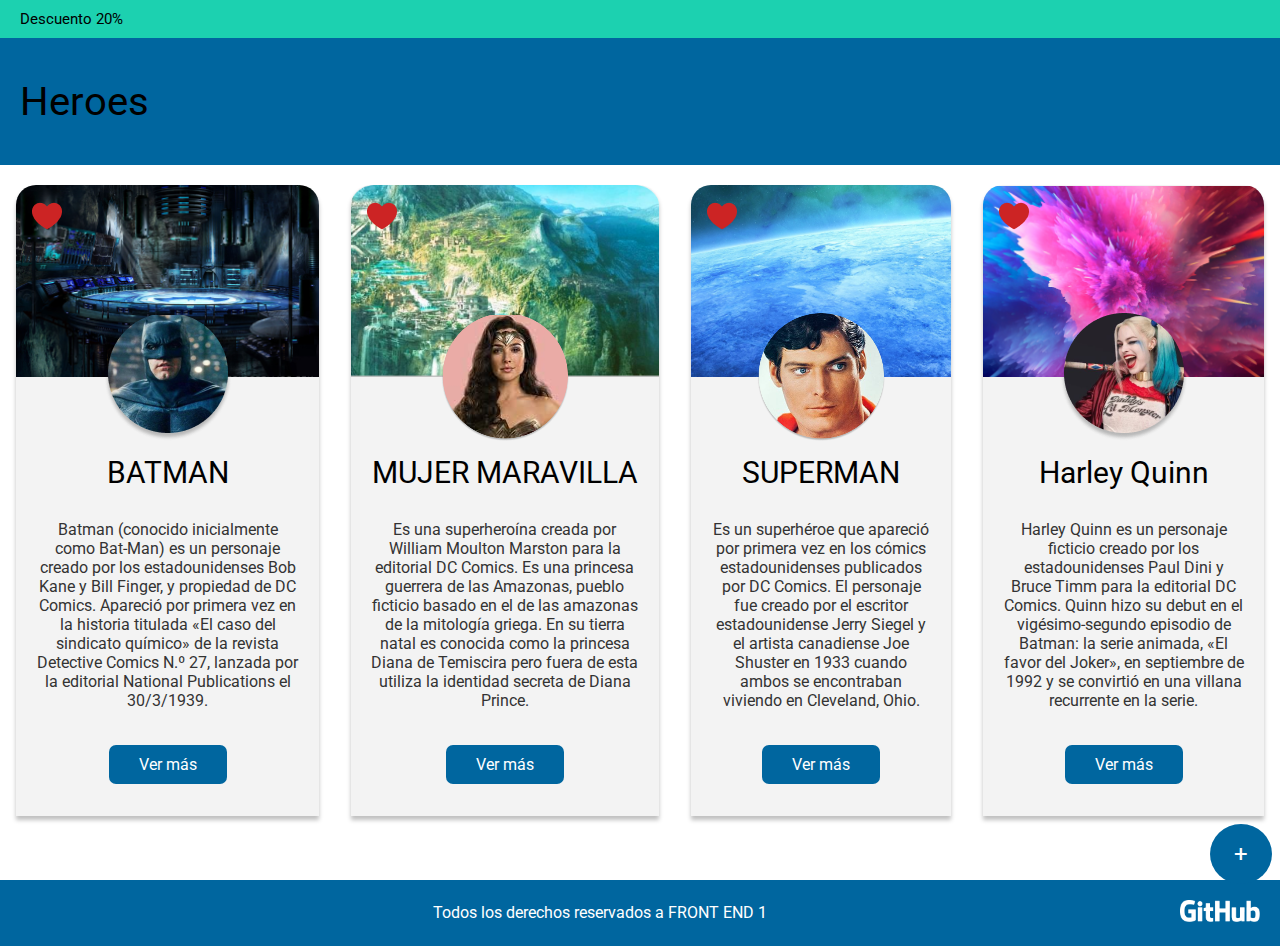
<file: index.html>
<!DOCTYPE html>
<html lang="es">

<head>
    <meta charset="UTF-8">
    <meta http-equiv="X-UA-Compatible" content="IE=edge">
    <meta name="viewport" content="width=device-width, initial-scale=1.0">
    <link rel="stylesheet" href="css/styles.css">
    <title>Clase 14 - Héroes Responsive</title>
</head>

<body>
    <header>
        <div class="descuento">Descuento 20%</div>
    </header>
    <nav class="nav-bar">
        <h1 class="title">Heroes</h1>
    </nav>
    <main>
        <section>
            <div class="cards-container">
                <article class="movie">
                    <div>
                        <div class="movie-img batman">
                            <img class="corazon" src="img/corazon.png" alt="icono-corazon">
                        </div>
                        <img class="picture-circule" src="img/batman.png" alt="foto-batman">
                        <div class="description-conteiner">
                            <h2 class="sub-title">BATMAN</h2>
                            <p class="description">Batman (conocido inicialmente como Bat-Man) es un personaje creado
                                por los estadounidenses Bob Kane y Bill Finger, y propiedad de DC Comics. Apareció por
                                primera vez en la historia titulada «El caso del sindicato químico» de la revista
                                Detective Comics N.º 27, lanzada por la editorial National Publications el 30/3/1939.
                            </p>

                        </div>
                    </div>
                    <div><a class="ver-mas" href="">Ver más</a></div>
                </article>
                <article class="movie">
                    <div>
                        <div class="movie-img maravilla">
                            <img class="corazon" src="img/corazon.png" alt="icono-corazon">
                        </div>
                        <img class="picture-circule" src="img/maravilla.png" alt="foto-batman">
                        <div class="description-conteiner">
                            <h2 class="sub-title">MUJER MARAVILLA</h2>
                            <p class="description">Es una superheroína creada por William Moulton Marston para la
                                editorial
                                DC Comics. Es una princesa guerrera de las Amazonas, pueblo ficticio basado en el de las
                                amazonas de la mitología griega. En su tierra natal es conocida como la princesa Diana
                                de
                                Temiscira pero fuera de esta utiliza la identidad secreta de Diana Prince.
                            </p>

                        </div>
                    </div>
                    <div><a class="ver-mas" href="">Ver más</a>
                    </div>
                </article>
                <article class="movie">
                    <div>
                        <div class="movie-img superman">
                            <img class="corazon" src="img/corazon.png" alt="icono-corazon">
                        </div>
                        <img class="picture-circule" src="img/superman.png" alt="foto-batman">
                        <div class="description-conteiner">
                            <h2 class="sub-title">SUPERMAN</h2>
                            <p class="description">Es un superhéroe que apareció por primera vez en los cómics
                                estadounidenses publicados por DC Comics. ​
                                El personaje fue creado por el escritor estadounidense Jerry Siegel y el artista
                                canadiense Joe Shuster en 1933 cuando ambos se encontraban viviendo en Cleveland, Ohio.
                            </p>

                        </div>
                    </div>
                    <div><a class="ver-mas" href="">Ver más</a></div>
                </article>
                <article class="movie">
                    <div>
                        <div class="movie-img girl">
                            <img class="corazon" src="img/corazon.png" alt="icono-corazon">
                        </div>
                        <img class="picture-circule" src="img/girl.png" alt="foto-batman">
                        <div class="description-conteiner">
                            <h2 class="sub-title">Harley Quinn</h2>
                            <p class="description">Harley Quinn es un personaje ficticio creado por los estadounidenses
                                Paul Dini y Bruce Timm para la editorial DC Comics. Quinn hizo su debut en el
                                vigésimo-segundo episodio de Batman: la serie animada, «El favor del Joker», en
                                septiembre de 1992 y se convirtió en una villana recurrente en la serie.
                            </p>

                        </div>
                    </div>
                    <div><a class="ver-mas" href="">Ver más</a></div>
                </article>
            </div>
        </section>
        <footer>
            <div class="footer-container">
                <div class="footer-text">
                    <p>Todos los derechos reservados a FRONT END 1</p>
                    </pTodos>
                </div>
                <div class="logo-footer-container">
                    <img src="img/logo-github.png" alt="Logo GitHub">
                </div>
            </div>
        </footer>
        <a class="button-add" href="add-hero.html">+</a>
    </main>
</body>

</html>
</file>
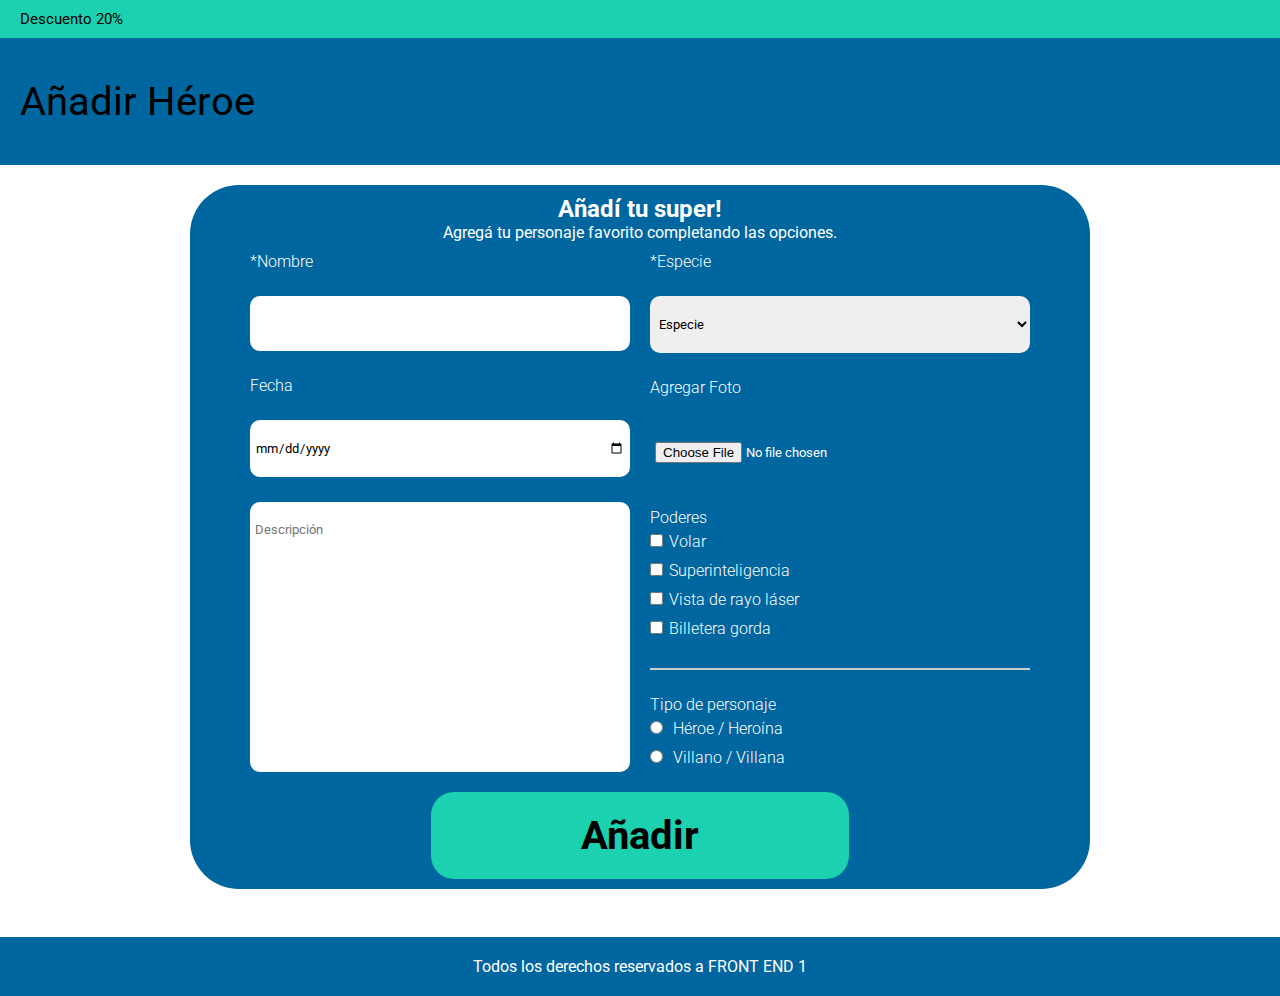
<file: add-hero.html>
<!DOCTYPE html>
<html lang="es">

<head>
    <meta charset="UTF-8">
    <meta http-equiv="X-UA-Compatible" content="IE=edge">
    <meta name="viewport" content="width=device-width, initial-scale=1.0">
    <link rel="stylesheet" href="css/styles.css">
    <title>Clase 17 - Añadir Héroe + pseudoselector</title>
</head>

<body>
    <header>
        <div class="descuento">Descuento 20%</div>
    </header>
    <nav class="nav-bar">
        <h1 class="title">Añadir Héroe</h1>
    </nav>
    <main>
        <section>
            <div class="add-container">
                <h2>Añadí tu super!</h2>
                <p>Agregá tu personaje favorito completando las opciones.</p>
                <form>
                    <div class="form-container">
                        <div class="form-column">
                            <label for="nombre">*Nombre</label>
                            <input type="text" name="nombre" id="nombre" required>
                            <label for="fecha">Fecha</label>
                            <input type="date" name="fecha" id="fecha" required>
                            <textarea name="descripcion" id="descripcion" placeholder="Descripción" required></textarea>
                        </div>
                        <div class="form-column">
                            <label for="especie">*Especie</label>
                            <select name="especie" id="especie" required>
                                <option value="">Especie</option>
                                <option value="piedra">Piedra</option>
                                <option value="fuego">Fuego</option>
                                <option value="aire">Aire</option>
                                <option value="corazón">Corazón</option>
                            </select>
                            <label for="foto">Agregar Foto</label>
                            <input type="file" name="archivo">
                            <div class="poderes-container">
                                <label for="poder">Poderes</label>
                                <label for="volar" class="block espaciado">
                                    <input class="separate" type="checkbox" name="poder" id="volar">Volar
                                </label>
                                <label for="superinteligencia" class="block espaciado">
                                    <input class="separate" type="checkbox" name="poder" id="superinteligencia">Superinteligencia
                                </label>
                                <label for="laser" class="block espaciado">
                                    <input class="separate" type="checkbox" name="poder" id="laser">Vista de rayo láser
                                </label>
                                <label for="billetera" class="block espaciado">
                                    <input class="separate" type="checkbox" name="poder" id="billetera">Billetera gorda
                                </label>
                            </div>
                            <hr>
                            <div class="tipo-heroe-containar">
                                <label for="personaje">Tipo de personaje</label>
                                <label for="heroe" class="block espaciado"> 
                                    <input class="separate" type="radio" name="tipo" id="heroe"> Héroe / Heroína
                                </label>
                                <label for="villano" class="block espaciado">
                                    <input class="separate" type="radio" name="tipo" id="villano"> Villano / Villana
                                </label>
                            </div>
                        </div>
                    </div>
                    <div class="actions-container">
                        <button class="btn-add">Añadir</button>
                    </div>
                </form>
            </div>
        </section>
        <footer>
            <div class="footer-container">
                <div class="footer-text">
                    <p>Todos los derechos reservados a FRONT END 1</p>
                    </p>
                </div>
            </div>
        </footer>
    </main>
</body>

</html>
</file>
<file: css/styles.css>
@import url('https://fonts.googleapis.com/css2?family=Roboto:wght@300;400;700;900&display=swap');

* {
    box-sizing: border-box;
    margin: 0;
    padding: 0;
    font-family: 'Roboto', sans-serif;
    border: 0;
}

.descuento {
    background-color: #1CD1B0;
    color: #000;
    padding: 10px 20px;
    font-weight: 400;
    font-size: 15px;
}

.nav-bar {
    position: sticky;
    top: 0;
    z-index: 999;
}

.title {
    background-color: #00669F;
    padding: 40px 20px;
    font-size: 40px;
    font-weight: 400;
}

.cards-container {
    display: flex;
    justify-content: space-evenly;
}

.movie {
    /*display: inline-block;*/
    box-shadow: 0px 4px 4px rgba(0, 0, 0, 0.25);
    margin: 1rem;
    border-radius: 20px 20px 0 0;
    position: relative;
    margin-top: 20px;
    text-align: center;
    background-color: #F3F3F3;
    display: flex;
    flex-direction: column;
    justify-content: space-between;

}

.movie-img {
    width: 100%;
    height: 12rem;
    position: absolute;
    border-radius: 20px 20px 0 0;
    background-size: cover;
    background-position: center center;
}

.picture-circule {
    /*position: absolute;
    top: 100%;
    left: 25%; */
    margin-top: 8rem;
    display: inline-block;
    position: relative;
}

.batman {
    background-image: url('../img/baticueva.png');
}

.girl {
    background-image: url('../img/sky.png');
}

.maravilla {
    background-image: url('../img/fondo-maravilla.png');
}

.superman {
    background-image: url('../img/fondo-superman.png');
}

.corazon {
    position: absolute;
    top: 1rem;
    left: 1rem;
}


.description-conteiner {
    padding: 10px 20px 5px;
    text-align: center;
}

.sub-title {
    /* margin: 70px 0 20px 0;
    text-align: center; */
    font-weight: 400;
    font-size: 30px;
    color: #000;
}

.description {
    font-weight: 400;
    font-size: 16px;
    text-align: center;
    color: #333;
    margin: 30px 0;
}

.ver-mas {
    text-decoration: none;
    color: #fff;
    background-color: #00669F;
    padding: 10px 30px;
    border-radius: 7px;
    display: inline-block;
    margin-bottom: 2rem;
}

.footer-container {
    display: flex;
    justify-content: flex-end;
    align-items: center;
    color: #fff;
    font-weight: 400;
    font-size: 16px;
    padding: 20px 20px;
    background-color: #00669F;
    margin-top: 3rem;
}

.footer-text {
    flex-grow: 1;
    text-align: center;
}

.logo-footer-container {
    width: 5rem;

}

.logo-footer-container img {
    width: 100%;
}

.button-add {
    position: fixed;
    bottom: 1rem;
    right: 0.5rem;
    background-color: #00669F;
    font-size: 1.5rem;
    font-weight: 400;
    padding: 1rem 1.5rem;
    color: #fff;
    border-radius: 50%;
    /* display: none; */
    text-decoration: none;
}
.button-add:hover{
    background-color: #001D2D;
}


/* FORMULARIO AGREGAR HEROE*/
.add-container {
    width: 80%;
    max-width: 900px;
    margin: 20px auto;
    padding: 10px 50px;
    background-color: #00669F;
    border-radius: 49px;
    color: #fff;
}

.add-container h2,
.add-container>p {
    text-align: center;
}

.form-container {
    display: flex;
    font-weight: 300;
}

.form-container input,
.form-container select,
textarea {
    padding: 20px 5px;
    border-radius: 10px;
    border: 0;
}

.form-container textarea {
    flex-grow: 1;
    resize: none;
}

.form-column {
    display: flex;
    flex-direction: column;
    gap: 25px;
    width: 50%;
    padding: 10px 10px 20px;
}

.form-column hr{
    border: 1px solid #ccc;
}

.block {
    display: block;
}

.espaciado {
    padding: 5px 0;
}

.separate {
    margin-right: 6px;
}

.poderes-container, .tipo-heroe-container{
    accent-color: #34CEFF;
}

.actions-container {
    text-align: center;
}

.btn-add {
    display: inline-block;
    background-color: #1CD1B0;
    color: #000;
    padding: 20px 150px;
    border-radius: 23px;
    font-size: 40px;
    font-weight: 700;
}
.btn-add:hover{
    background-color: #001D2D;
    color: #fff;
}

input[type="text"]:focus, input[type="date"]:focus, textarea:focus, select:focus :nth-child(odd){
    background-color:#ccc ;
    outline: none;
}

input[type="text"]:valid, input[type="date"]:valid, textarea:valid, select:valid{
    border: 4px solid green;
}



@media screen and (max-width: 830px) {
    .cards-container {
        flex-wrap: wrap;
    }

    .movie {
        width: 40%;
        margin: 50px 0;
    }

    .button-add {
        display: block;
    }

    .form-container{
        flex-direction: column;
        align-items: center;
    }
    .form-column{
        width: 100%;
    }
    .btn-add{
        padding: 10px 80px;
        font-size: 20px;
    }


}

@media screen and (max-width: 480px) {
    .cards-container {
        flex-direction: column;
        align-items: center;
    }

    .movie {
        width: 90%;
        margin-top: 50px 25px;
    }

    .movie:last-child {
        display: none;
    }

    .footer-container {
        flex-direction: column;
    }

    .logo-footer-container {
        margin-top: 1rem;
    }

    .description {
        margin: 15px;
    }

    .button-add {
        padding: 0.5rem 1rem;
    }

    .add-container{
        width: 95%;
    }
}
</file>
